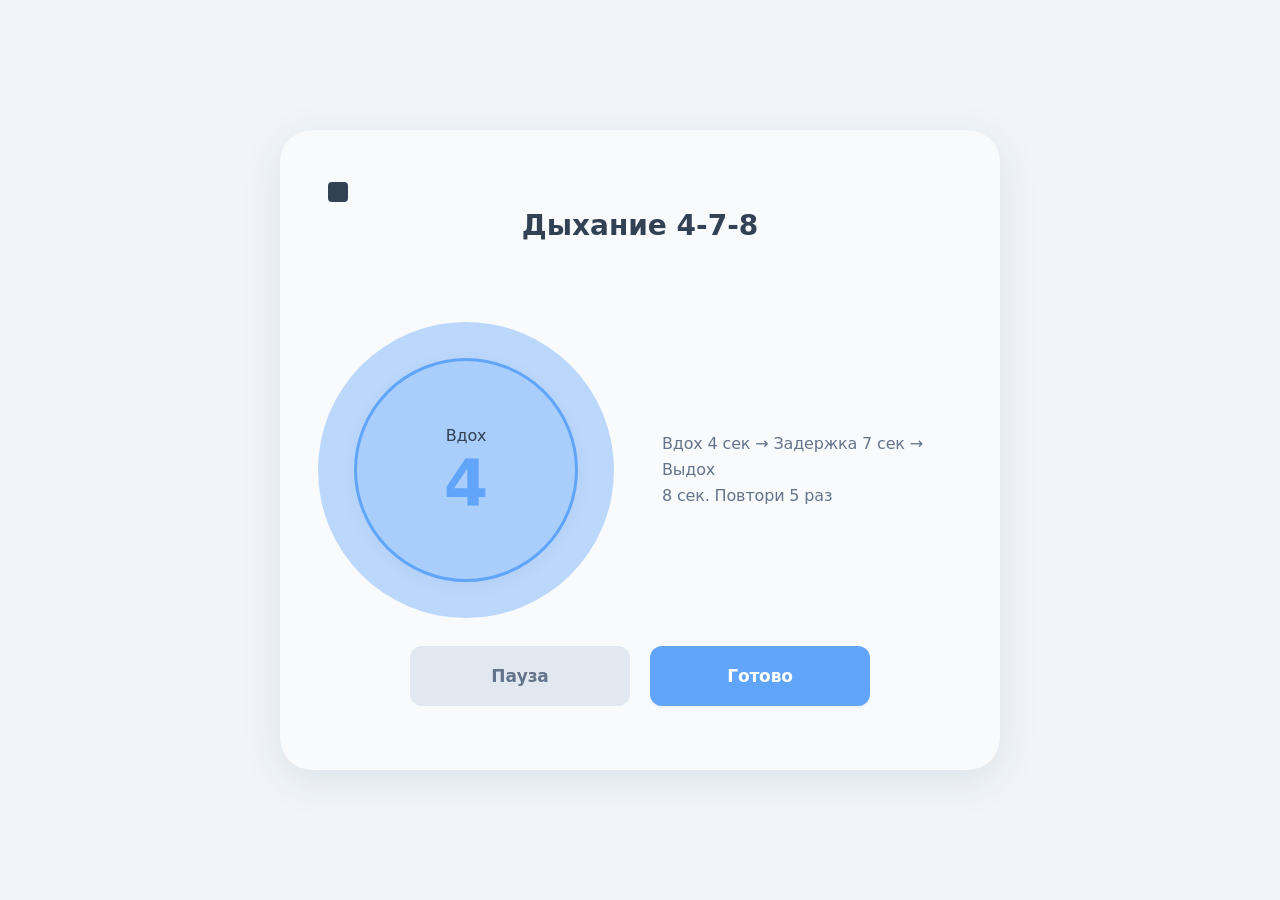
<file: breathing.html>
<!DOCTYPE html>
<html lang="ru">
<head>
  <meta charset="UTF-8">
  <meta name="viewport" content="width=device-width, initial-scale=1.0">
  <title>Дыхание 4-7-8</title>
  <link rel="stylesheet" href="/styles/common.css">
  <link rel="stylesheet" href="/styles/breathing.css">
</head>
<body>
  <div class="screen breathing">
    <header class="breathing__header">
      <a class="breathing__back" href="exercises.html" aria-label="Назад"></a>
    </header>

    <h1 class="breathing__title">Дыхание 4-7-8</h1>

    <main class="breathing__main">
      <div class="breathing__circle-wrap">
        <div class="breathing__circle-glow"></div>
        <div class="breathing__circle">
          <p class="breathing__phase">Вдох</p>
          <p class="breathing__count">4</p>
        </div>
      </div>

      <p class="breathing__hint">
        Вдох 4 сек → Задержка 7 сек → Выдох<br>
        8 сек. Повтори 5 раз
      </p>
    </main>

    <div class="breathing__actions">
      <a class="breathing__btn breathing__btn--ghost" href="exercises.html">Пауза</a>
      <a class="breathing__btn breathing__btn--primary" href="done.html">Готово</a>
    </div>
  </div>
</body>
</html>
</file>
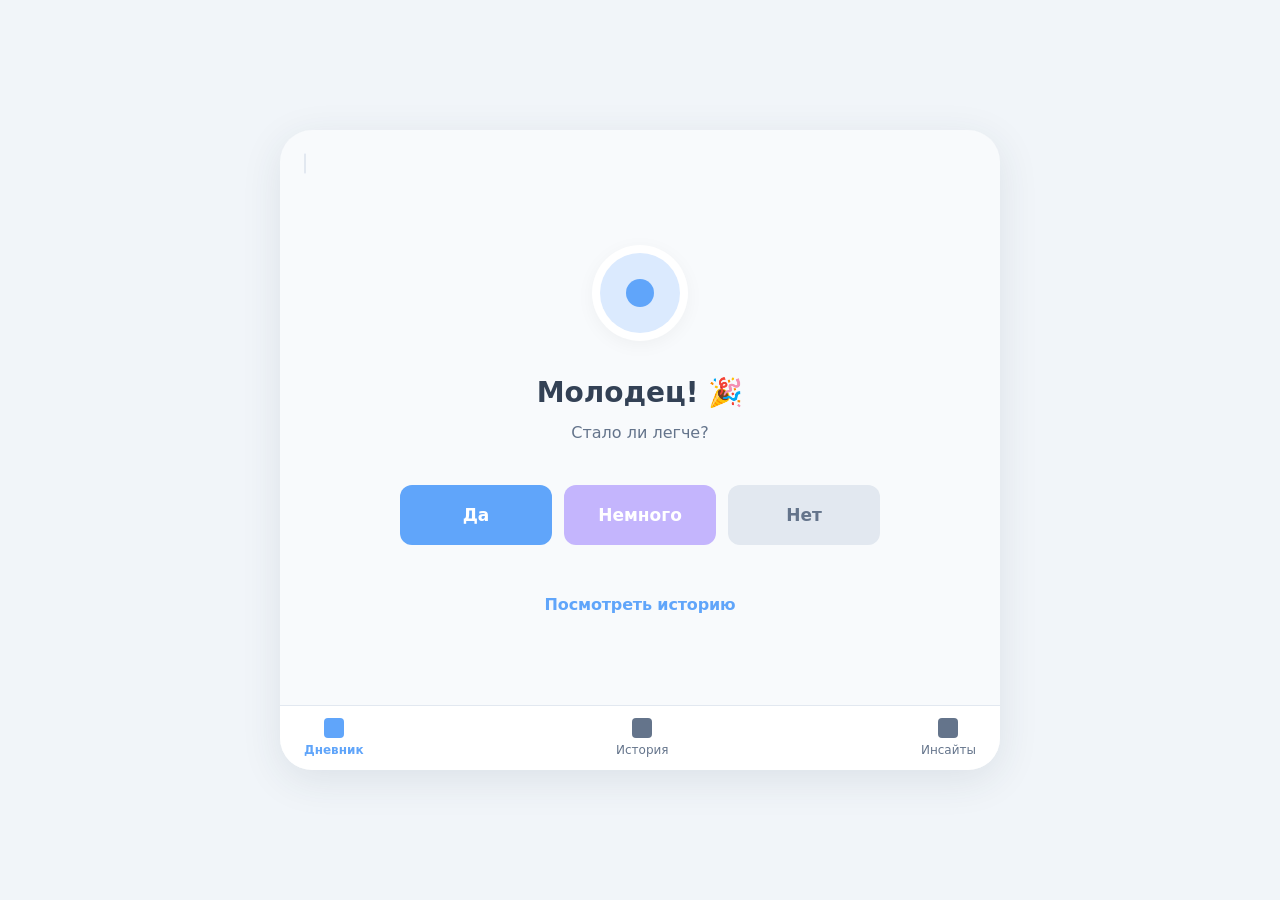
<file: done.html>
<!DOCTYPE html>
<html lang="ru">
<head>
  <meta charset="UTF-8">
  <meta name="viewport" content="width=device-width, initial-scale=1.0">
  <title>Молодец!</title>
  <link rel="stylesheet" href="/styles/common.css">
  <link rel="stylesheet" href="/styles/done.css">
</head>
<body>
  <div class="screen done">
    <header class="done__header">
      <a class="done__back" href="breathing.html" aria-label="Назад"></a>
    </header>

    <main class="done__body">
      <div class="done__icon">
        <div class="done__icon-inner"></div>
      </div>

      <h1 class="done__title">Молодец! 🎉</h1>
      <p class="done__subtitle">Стало ли легче?</p>

      <div class="done__answers">
        <a class="done__answer done__answer--yes" href="history.html">Да</a>
        <a class="done__answer done__answer--somewhat" href="history.html">Немного</a>
        <a class="done__answer done__answer--no" href="recommendation.html">Нет</a>
      </div>

      <a class="done__link" href="history.html">Посмотреть историю</a>
    </main>

    <nav class="bottom-nav">
      <a href="index.html" class="bottom-nav__item bottom-nav__item--active">
        <span class="bottom-nav__icon"></span>
        Дневник
      </a>
      <a href="history.html" class="bottom-nav__item">
        <span class="bottom-nav__icon"></span>
        История
      </a>
      <a href="insights.html" class="bottom-nav__item">
        <span class="bottom-nav__icon"></span>
        Инсайты
      </a>
    </nav>
  </div>
</body>
</html>
</file>
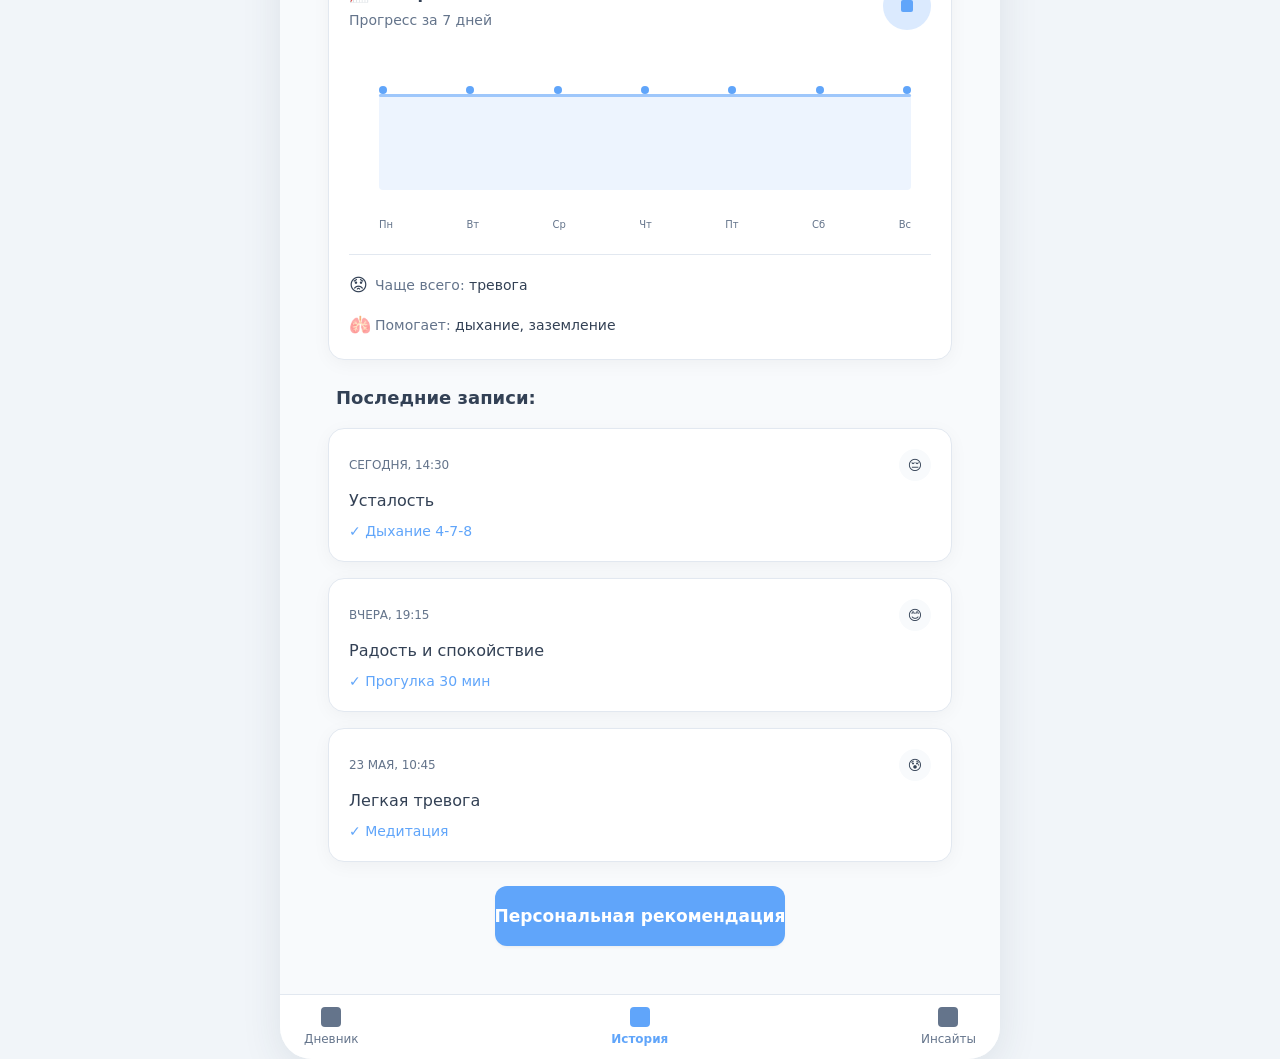
<file: history.html>
<!DOCTYPE html>
<html lang="ru">
<head>
  <meta charset="UTF-8">
  <meta name="viewport" content="width=device-width, initial-scale=1.0">
  <title>Твоя неделя</title>
  <link rel="stylesheet" href="/styles/common.css">
  <link rel="stylesheet" href="/styles/history.css">
</head>
<body>
  <div class="screen history">
    <header class="history__header">
      <a class="history__back" href="index.html" aria-label="Назад"></a>
      <h1 class="history__title">Твоя неделя</h1>
    </header>

    <main class="history__body">
      <section class="history__card">
        <div class="history__card-top">
          <div class="history__card-info">
            <p class="history__card-value">📈 Настроение: 5.2 → 6.8</p>
            <p class="history__card-label">Прогресс за 7 дней</p>
          </div>
          <div class="history__card-badge"></div>
        </div>

        <div class="history__chart">
          <div class="history__chart-line"></div>
          <div class="history__chart-area"></div>
          <div class="history__chart-dots">
            <span class="history__dot"></span>
            <span class="history__dot"></span>
            <span class="history__dot"></span>
            <span class="history__dot"></span>
            <span class="history__dot"></span>
            <span class="history__dot"></span>
            <span class="history__dot"></span>
          </div>
          <div class="history__chart-labels">
            <span>Пн</span>
            <span>Вт</span>
            <span>Ср</span>
            <span>Чт</span>
            <span>Пт</span>
            <span>Сб</span>
            <span>Вс</span>
          </div>
        </div>

        <div class="history__card-footer">
          <div class="history__stat">
            <span class="history__stat-emoji">😟</span>
            <p><span class="history__stat-label">Чаще всего: </span><span class="history__stat-value">тревога</span></p>
          </div>
          <div class="history__stat">
            <span class="history__stat-emoji">🫁</span>
            <p><span class="history__stat-label">Помогает: </span><span class="history__stat-value">дыхание, заземление</span></p>
          </div>
        </div>
      </section>

      <section class="history__recent">
        <h2 class="history__recent-title">Последние записи:</h2>

        <article class="history__entry">
          <div class="history__entry-top">
            <p class="history__entry-date">Сегодня, 14:30</p>
            <span class="history__entry-emoji">😔</span>
          </div>
          <p class="history__entry-title">Усталость</p>
          <p class="history__entry-action">✓ Дыхание 4-7-8</p>
        </article>

        <article class="history__entry">
          <div class="history__entry-top">
            <p class="history__entry-date">Вчера, 19:15</p>
            <span class="history__entry-emoji">😊</span>
          </div>
          <p class="history__entry-title">Радость и спокойствие</p>
          <p class="history__entry-action">✓ Прогулка 30 мин</p>
        </article>

        <article class="history__entry">
          <div class="history__entry-top">
            <p class="history__entry-date">23 мая, 10:45</p>
            <span class="history__entry-emoji">😰</span>
          </div>
          <p class="history__entry-title">Легкая тревога</p>
          <p class="history__entry-action">✓ Медитация</p>
        </article>
      </section>

      <a class="history__cta" href="recommendation.html">Персональная рекомендация</a>
    </main>

    <nav class="bottom-nav">
      <a href="index.html" class="bottom-nav__item">
        <span class="bottom-nav__icon"></span>
        Дневник
      </a>
      <a href="history.html" class="bottom-nav__item bottom-nav__item--active">
        <span class="bottom-nav__icon"></span>
        История
      </a>
      <a href="insights.html" class="bottom-nav__item">
        <span class="bottom-nav__icon"></span>
        Инсайты
      </a>
    </nav>
  </div>
</body>
</html>
</file>
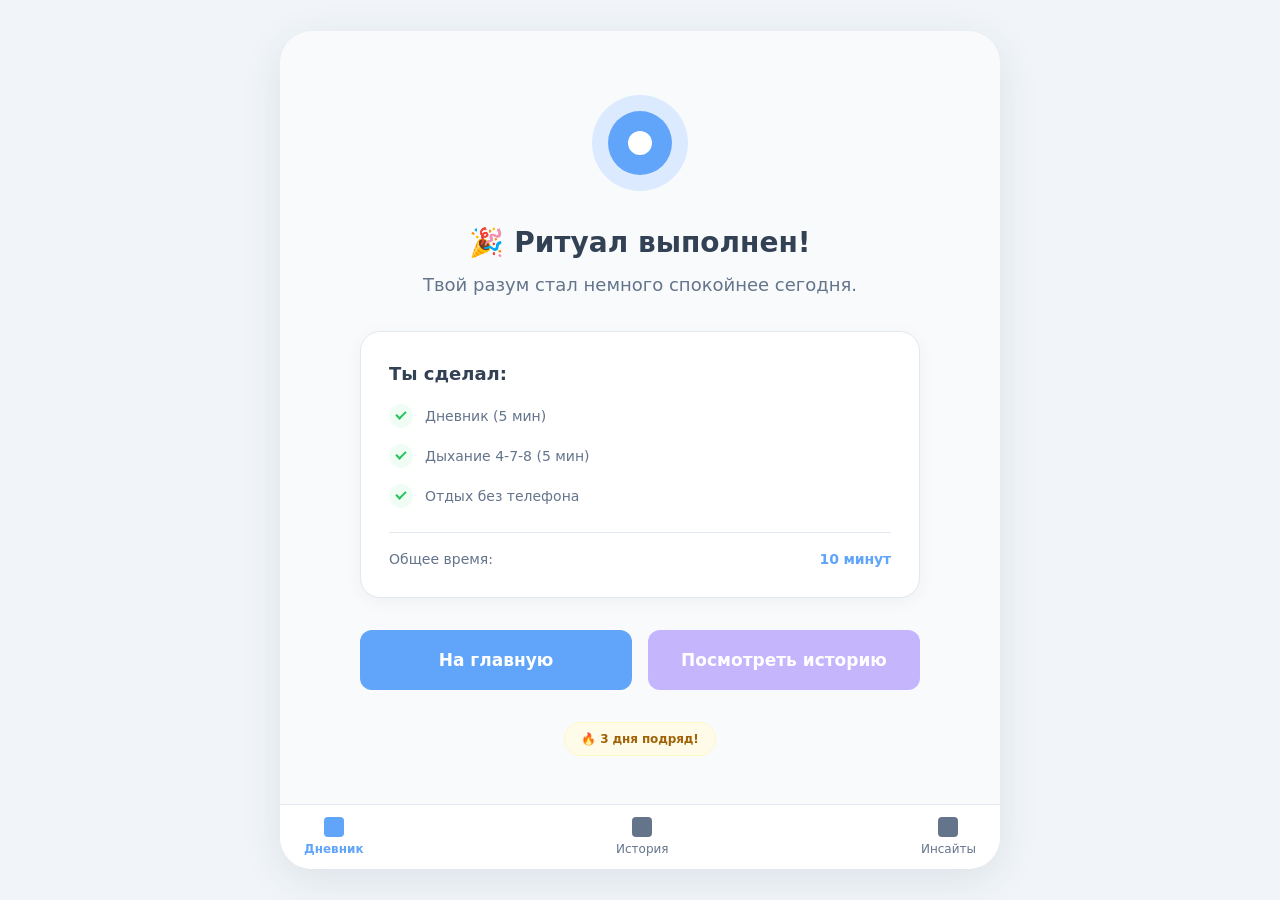
<file: ritual-done.html>
<!DOCTYPE html>
<html lang="ru">
<head>
  <meta charset="UTF-8">
  <meta name="viewport" content="width=device-width, initial-scale=1.0">
  <title>Ритуал выполнен!</title>
  <link rel="stylesheet" href="/styles/common.css">
  <link rel="stylesheet" href="/styles/ritual-done.css">
</head>
<body>
  <div class="screen ritual-done">
    <main class="ritual-done__body">
      <div class="ritual-done__icon">
        <div class="ritual-done__icon-inner"></div>
      </div>

      <h1 class="ritual-done__title">🎉 Ритуал выполнен!</h1>
      <p class="ritual-done__subtitle">Твой разум стал немного спокойнее сегодня.</p>

      <div class="ritual-done__card">
        <h2 class="ritual-done__card-title">Ты сделал:</h2>

        <ul class="ritual-done__list">
          <li class="ritual-done__item">
            <span class="ritual-done__check"></span>
            Дневник (5 мин)
          </li>
          <li class="ritual-done__item">
            <span class="ritual-done__check"></span>
            Дыхание 4-7-8 (5 мин)
          </li>
          <li class="ritual-done__item">
            <span class="ritual-done__check"></span>
            Отдых без телефона
          </li>
        </ul>

        <div class="ritual-done__total">
          <span class="ritual-done__total-label">Общее время:</span>
          <span class="ritual-done__total-value">10 минут</span>
        </div>
      </div>

      <div class="ritual-done__actions">
        <a class="ritual-done__btn ritual-done__btn--primary" href="index.html">На главную</a>
        <a class="ritual-done__btn ritual-done__btn--secondary" href="history.html">Посмотреть историю</a>
      </div>

      <span class="ritual-done__streak">🔥 3 дня подряд!</span>
    </main>

    <nav class="bottom-nav">
      <a href="index.html" class="bottom-nav__item bottom-nav__item--active">
        <span class="bottom-nav__icon"></span>
        Дневник
      </a>
      <a href="history.html" class="bottom-nav__item">
        <span class="bottom-nav__icon"></span>
        История
      </a>
      <a href="insights.html" class="bottom-nav__item">
        <span class="bottom-nav__icon"></span>
        Инсайты
      </a>
    </nav>
  </div>
</body>
</html>
</file>
<file: styles/common.css>
*,
*::before,
*::after {
  box-sizing: border-box;
  margin: 0;
  padding: 0;
}

html,
body {
  height: 100%;
}

img {
  display: block;
  max-width: 100%;
}

a {
  text-decoration: none;
  color: inherit;
}

button,
input,
textarea {
  font-family: inherit;
  font-size: inherit;
  color: inherit;
}

button {
  background: none;
  border: none;
  cursor: pointer;
}

:root {
  --font-base: 'Inter', system-ui, -apple-system, "Segoe UI", Roboto, Arial, sans-serif;

  --color-text: #334155;
  --color-muted: #64748b;
  --color-bg: #f1f5f9;
  --color-surface: #f8fafc;
  --color-white: #ffffff;
  --color-border: #e2e8f0;
  --color-accent: #60a5fa;
  --color-accent-hover: #3b82f6;
  --color-accent-soft: #dbeafe;
  --color-secondary: #c4b5fd;
  --color-slate-200: #e2e8f0;
  --color-slate-50: #f8fafc;

  --radius-sm: 8px;
  --radius-md: 12px;
  --radius-lg: 16px;
  --radius-xl: 24px;
  --radius-2xl: 32px;

  --shadow-card: 0 4px 20px -2px rgba(0, 0, 0, 0.05);
  --shadow-app: 0 10px 40px rgba(43, 61, 79, 0.10);
  --shadow-button: 0 2px 4px -2px rgba(0, 0, 0, 0.10);
}

body {
  font-family: var(--font-base);
  background: var(--color-bg);
  color: var(--color-text);
  display: flex;
  justify-content: center;
  align-items: flex-start;
  min-height: 100vh;
  padding: 20px;
}

.screen {
  width: 100%;
  max-width: 384px;
  min-height: 812px;
  background: var(--color-surface);
  display: flex;
  flex-direction: column;
  overflow: hidden;
  border-radius: var(--radius-2xl);
  box-shadow: var(--shadow-app);
  position: relative;
}

.bottom-nav {
  display: flex;
  align-items: center;
  justify-content: space-between;
  gap: 16px;
  padding: 12px 24px;
  background: var(--color-white);
  border-top: 1px solid var(--color-border);
}

.bottom-nav__item {
  display: flex;
  flex-direction: column;
  align-items: center;
  gap: 4px;
  color: var(--color-muted);
  font-size: 12px;
  font-weight: 500;
  line-height: 16px;
}

.bottom-nav__item--active {
  color: var(--color-accent);
  font-weight: 700;
}

.bottom-nav__icon {
  width: 20px;
  height: 20px;
  background: currentColor;
  border-radius: 4px;
}
</file>
<file: styles/breathing.css>
.breathing {
  padding: 24px;
  display: flex;
  flex-direction: column;
  gap: 0;
}

.breathing__header {
  display: flex;
  align-items: center;
  padding: 4px 0;
}

.breathing__back {
  width: 20px;
  height: 20px;
  background: var(--color-text);
  border-radius: 4px;
}

.breathing__title {
  text-align: center;
  color: var(--color-text);
  font-size: 20px;
  font-weight: 700;
  line-height: 32px;
  padding-bottom: 48px;
}

.breathing__main {
  flex: 1;
  display: flex;
  flex-direction: column;
  align-items: center;
  justify-content: center;
  gap: 64px;
  padding: 80px 0;
}

.breathing__circle-wrap {
  position: relative;
  width: 256px;
  height: 256px;
  display: flex;
  align-items: center;
  justify-content: center;
}

.breathing__circle-glow {
  position: absolute;
  inset: -20px;
  background: var(--color-accent);
  border-radius: 50%;
  opacity: 0.4;
}

.breathing__circle {
  position: relative;
  width: 224px;
  height: 224px;
  background: rgba(96, 165, 250, 0.2);
  border: 3px solid var(--color-accent);
  border-radius: 50%;
  box-shadow: var(--shadow-card);
  display: flex;
  flex-direction: column;
  align-items: center;
  justify-content: center;
}

.breathing__phase {
  color: var(--color-text);
  font-size: 16px;
  font-weight: 400;
  line-height: 24px;
  letter-spacing: -0.01em;
  padding-bottom: 4px;
}

.breathing__count {
  color: var(--color-accent);
  font-size: 48px;
  font-weight: 700;
  line-height: 48px;
  letter-spacing: 0.5em;
  padding-left: 0.5em;
}

.breathing__hint {
  text-align: center;
  color: var(--color-muted);
  font-size: 14px;
  font-weight: 400;
  line-height: 24px;
  letter-spacing: -0.01em;
}

.breathing__actions {
  display: flex;
  flex-direction: column;
  gap: 16px;
  padding-bottom: 16px;
}

.breathing__btn {
  height: 56px;
  display: flex;
  align-items: center;
  justify-content: center;
  border-radius: var(--radius-md);
  font-size: 16px;
  font-weight: 600;
  line-height: 24px;
  letter-spacing: -0.01em;
  transition: background-color 0.2s;
}

.breathing__btn--ghost {
  background: var(--color-slate-200);
  color: var(--color-muted);
}

.breathing__btn--ghost:hover {
  background: #cbd5e1;
}

.breathing__btn--primary {
  background: var(--color-accent);
  color: var(--color-white);
  box-shadow: var(--shadow-button);
}

.breathing__btn--primary:hover {
  background: var(--color-accent-hover);
}

@media (min-width: 600px) and (max-width: 1023px) {
  body {
    align-items: center;
    padding: 32px;
  }

  .screen {
    max-width: 520px;
    min-height: 900px;
    border-radius: 28px;
  }

  .breathing__title {
    font-size: 24px;
    line-height: 36px;
  }

  .breathing__count {
    font-size: 56px;
    line-height: 56px;
  }

  .breathing__btn {
    height: 60px;
    font-size: 17px;
  }
}

@media (min-width: 1024px) {
  body {
    align-items: center;
    padding: 48px;
  }

  .screen {
    max-width: 720px;
    min-height: 640px;
    border-radius: 32px;
  }

  .breathing {
    padding: 48px;
  }

  .breathing__title {
    font-size: 28px;
    line-height: 40px;
  }

  .breathing__main {
    flex-direction: row;
    justify-content: space-around;
    gap: 48px;
    padding: 40px 0;
  }

  .breathing__hint {
    text-align: left;
    font-size: 16px;
    line-height: 26px;
    max-width: 280px;
  }

  .breathing__count {
    font-size: 64px;
    line-height: 64px;
  }

  .breathing__actions {
    flex-direction: row;
    justify-content: center;
    gap: 20px;
  }

  .breathing__btn {
    min-width: 220px;
    height: 60px;
    font-size: 17px;
  }
}
</file>
<file: styles/done.css>
.done__header {
  padding: 24px 24px 0;
}

.done__back {
  width: 44px;
  height: 44px;
  background: var(--color-white);
  border: 1px solid var(--color-border);
  border-radius: var(--radius-md);
  position: relative;
}

.done__back::before {
  content: "";
  position: absolute;
  inset: 14px;
  background: var(--color-text);
  border-radius: 2px;
}

.done__body {
  flex: 1;
  display: flex;
  flex-direction: column;
  align-items: center;
  justify-content: center;
  padding: 40px 24px;
}

.done__icon {
  width: 96px;
  height: 96px;
  background: var(--color-white);
  border-radius: 50%;
  box-shadow: var(--shadow-card);
  display: flex;
  align-items: center;
  justify-content: center;
  margin-bottom: 32px;
}

.done__icon-inner {
  width: 80px;
  height: 80px;
  background: var(--color-accent-soft);
  border-radius: 50%;
  position: relative;
}

.done__icon-inner::before {
  content: "";
  position: absolute;
  inset: 26px;
  background: var(--color-accent);
  border-radius: 50%;
}

.done__title {
  color: var(--color-text);
  font-size: 20px;
  font-weight: 700;
  line-height: 32px;
  text-align: center;
  margin-bottom: 8px;
}

.done__subtitle {
  color: var(--color-muted);
  font-size: 14px;
  font-weight: 400;
  line-height: 20px;
  text-align: center;
  margin-bottom: 40px;
}

.done__answers {
  width: 100%;
  max-width: 320px;
  display: flex;
  gap: 12px;
  margin-bottom: 32px;
}

.done__answer {
  flex: 1;
  height: 56px;
  display: flex;
  align-items: center;
  justify-content: center;
  border-radius: var(--radius-md);
  font-size: 16px;
  font-weight: 600;
  line-height: 24px;
  color: var(--color-white);
  transition: background-color 0.2s;
}

.done__answer--yes {
  background: var(--color-accent);
}

.done__answer--yes:hover {
  background: var(--color-accent-hover);
}

.done__answer--somewhat {
  background: var(--color-secondary);
}

.done__answer--somewhat:hover {
  background: #a78bfa;
}

.done__answer--no {
  background: var(--color-slate-200);
  color: var(--color-muted);
}

.done__answer--no:hover {
  background: #cbd5e1;
}

.done__link {
  display: flex;
  align-items: center;
  justify-content: center;
  color: var(--color-accent);
  font-size: 16px;
  font-weight: 600;
  line-height: 24px;
  letter-spacing: -0.01em;
  padding: 16px;
}

.done__link:hover {
  color: var(--color-accent-hover);
}

@media (min-width: 600px) and (max-width: 1023px) {
  body {
    align-items: center;
    padding: 32px;
  }

  .screen {
    max-width: 520px;
    min-height: 900px;
    border-radius: 28px;
  }

  .done__title {
    font-size: 24px;
    line-height: 36px;
  }

  .done__subtitle {
    font-size: 15px;
    line-height: 22px;
  }
}

@media (min-width: 1024px) {
  body {
    align-items: center;
    padding: 48px;
  }

  .screen {
    max-width: 720px;
    min-height: 640px;
    border-radius: 32px;
  }

  .done__body {
    padding: 60px 48px;
  }

  .done__title {
    font-size: 28px;
    line-height: 40px;
  }

  .done__subtitle {
    font-size: 16px;
    line-height: 24px;
  }

  .done__answers {
    max-width: 480px;
  }

  .done__answer {
    height: 60px;
    font-size: 17px;
  }
}
</file>
<file: styles/history.css>
.history__header {
  display: flex;
  align-items: center;
  padding: 48px 24px 0;
  gap: 16px;
}

.history__back {
  width: 20px;
  height: 20px;
  background: var(--color-text);
  border-radius: 4px;
  flex-shrink: 0;
}

.history__title {
  flex: 1;
  color: var(--color-text);
  font-size: 20px;
  font-weight: 700;
  line-height: 32px;
  letter-spacing: -0.01em;
  text-align: center;
  padding-right: 36px;
}

.history__body {
  flex: 1;
  padding: 24px 16px;
  display: flex;
  flex-direction: column;
  gap: 24px;
}

.history__card {
  background: var(--color-white);
  border-radius: var(--radius-lg);
  border: 1px solid var(--color-border);
  box-shadow: var(--shadow-card);
  padding: 20px;
  display: flex;
  flex-direction: column;
  gap: 24px;
}

.history__card-top {
  display: flex;
  justify-content: space-between;
  align-items: center;
  gap: 12px;
}

.history__card-info {
  display: flex;
  flex-direction: column;
  gap: 4px;
}

.history__card-value {
  color: var(--color-text);
  font-size: 16px;
  font-weight: 600;
  line-height: 24px;
}

.history__card-label {
  color: var(--color-muted);
  font-size: 14px;
  font-weight: 400;
  line-height: 20px;
}

.history__card-badge {
  width: 48px;
  height: 48px;
  background: var(--color-accent-soft);
  border-radius: 50%;
  position: relative;
  flex-shrink: 0;
}

.history__card-badge::before {
  content: "";
  position: absolute;
  inset: 18px;
  background: var(--color-accent);
  border-radius: 2px;
}

.history__chart {
  position: relative;
  height: 176px;
  padding-bottom: 24px;
}

.history__chart-line {
  position: absolute;
  top: 40px;
  left: 30px;
  right: 20px;
  height: 3px;
  background: var(--color-accent);
  border-radius: 2px;
}

.history__chart-area {
  position: absolute;
  top: 40px;
  left: 30px;
  right: 20px;
  bottom: 40px;
  background: var(--color-accent-soft);
  opacity: 0.5;
  border-radius: 0 0 4px 4px;
}

.history__chart-dots {
  position: absolute;
  top: 32px;
  left: 30px;
  right: 20px;
  display: flex;
  justify-content: space-between;
}

.history__dot {
  width: 8px;
  height: 8px;
  background: var(--color-accent);
  border-radius: 50%;
}

.history__chart-labels {
  position: absolute;
  bottom: 0;
  left: 30px;
  right: 20px;
  display: flex;
  justify-content: space-between;
  color: var(--color-muted);
  font-size: 10px;
  font-weight: 400;
}

.history__card-footer {
  border-top: 1px solid var(--color-border);
  padding-top: 16px;
  display: flex;
  flex-direction: column;
  gap: 12px;
}

.history__stat {
  display: flex;
  align-items: center;
  gap: 12px;
}

.history__stat-emoji {
  font-size: 18px;
  line-height: 28px;
  width: 14px;
  text-align: center;
}

.history__stat-label {
  color: var(--color-muted);
  font-size: 14px;
  font-weight: 400;
  line-height: 20px;
}

.history__stat-value {
  color: var(--color-text);
  font-size: 14px;
  font-weight: 500;
  line-height: 20px;
}

.history__recent {
  display: flex;
  flex-direction: column;
  gap: 16px;
}

.history__recent-title {
  color: var(--color-text);
  font-size: 18px;
  font-weight: 600;
  line-height: 28px;
  padding: 0 8px;
}

.history__entry {
  background: var(--color-white);
  border-radius: var(--radius-lg);
  border: 1px solid var(--color-border);
  box-shadow: var(--shadow-card);
  padding: 20px;
  display: flex;
  flex-direction: column;
  gap: 8px;
}

.history__entry-top {
  display: flex;
  justify-content: space-between;
  align-items: center;
}

.history__entry-date {
  color: var(--color-muted);
  font-size: 12px;
  font-weight: 500;
  line-height: 16px;
  text-transform: uppercase;
  letter-spacing: -0.01em;
}

.history__entry-emoji {
  width: 32px;
  height: 32px;
  background: var(--color-surface);
  border-radius: 50%;
  display: flex;
  align-items: center;
  justify-content: center;
  font-size: 14px;
}

.history__entry-title {
  color: var(--color-text);
  font-size: 16px;
  font-weight: 500;
  line-height: 24px;
}

.history__entry-action {
  color: var(--color-accent);
  font-size: 14px;
  font-weight: 500;
  line-height: 20px;
}

.history__cta {
  height: 56px;
  display: flex;
  align-items: center;
  justify-content: center;
  background: var(--color-accent);
  color: var(--color-white);
  border-radius: var(--radius-md);
  font-size: 16px;
  font-weight: 600;
  line-height: 24px;
  box-shadow: var(--shadow-button);
  transition: background-color 0.2s;
}

.history__cta:hover {
  background: var(--color-accent-hover);
}

@media (min-width: 600px) and (max-width: 1023px) {
  body {
    align-items: center;
    padding: 32px;
  }

  .screen {
    max-width: 520px;
    min-height: 900px;
    border-radius: 28px;
  }

  .history__header {
    padding: 56px 32px 0;
  }

  .history__body {
    padding: 32px;
  }

  .history__title {
    font-size: 24px;
    line-height: 36px;
  }

  .history__cta {
    height: 60px;
    font-size: 17px;
  }
}

@media (min-width: 1024px) {
  body {
    align-items: center;
    padding: 48px;
  }

  .screen {
    max-width: 720px;
    min-height: 640px;
    border-radius: 32px;
  }

  .history__header {
    padding: 48px 48px 0;
  }

  .history__body {
    padding: 32px 48px 48px;
  }

  .history__title {
    font-size: 28px;
    line-height: 40px;
  }

  .history__cta {
    max-width: 320px;
    height: 60px;
    font-size: 17px;
    align-self: center;
  }
}
</file>
<file: styles/ritual-done.css>
.ritual-done__body {
  flex: 1;
  padding: 48px 24px 32px;
  display: flex;
  flex-direction: column;
  align-items: center;
}

.ritual-done__icon {
  width: 96px;
  height: 96px;
  background: var(--color-accent-soft);
  border-radius: 50%;
  display: flex;
  align-items: center;
  justify-content: center;
  margin-bottom: 32px;
  flex-shrink: 0;
}

.ritual-done__icon-inner {
  width: 64px;
  height: 64px;
  background: var(--color-accent);
  border-radius: 50%;
  position: relative;
}

.ritual-done__icon-inner::before {
  content: "";
  position: absolute;
  top: 50%;
  left: 50%;
  transform: translate(-50%, -50%);
  width: 24px;
  height: 24px;
  background: var(--color-white);
  border-radius: 50%;
}

.ritual-done__title {
  color: var(--color-text);
  font-size: 20px;
  font-weight: 700;
  line-height: 32px;
  text-align: center;
  margin-bottom: 8px;
}

.ritual-done__subtitle {
  color: var(--color-muted);
  font-size: 16px;
  font-weight: 400;
  line-height: 24px;
  text-align: center;
  max-width: 288px;
  margin-bottom: 32px;
}

.ritual-done__card {
  width: 100%;
  padding: 24px;
  background: var(--color-white);
  border-radius: var(--radius-lg);
  border: 1px solid var(--color-border);
  box-shadow: var(--shadow-card);
  display: flex;
  flex-direction: column;
  gap: 16px;
  margin-bottom: 32px;
}

.ritual-done__card-title {
  color: var(--color-text);
  font-size: 18px;
  font-weight: 600;
  line-height: 28px;
}

.ritual-done__list {
  display: flex;
  flex-direction: column;
  gap: 16px;
  list-style: none;
  padding-bottom: 8px;
}

.ritual-done__item {
  display: flex;
  align-items: center;
  gap: 12px;
  color: var(--color-muted);
  font-size: 14px;
  font-weight: 400;
  line-height: 20px;
}

.ritual-done__check {
  width: 24px;
  height: 24px;
  background: #f0fdf4;
  border-radius: 50%;
  flex-shrink: 0;
  position: relative;
}

.ritual-done__check::before {
  content: "";
  position: absolute;
  top: 50%;
  left: 50%;
  transform: translate(-50%, -50%) rotate(45deg);
  width: 6px;
  height: 10px;
  border-right: 2px solid #22c55e;
  border-bottom: 2px solid #22c55e;
  margin-top: -2px;
}

.ritual-done__total {
  display: flex;
  justify-content: space-between;
  align-items: center;
  padding-top: 16px;
  border-top: 1px solid var(--color-border);
}

.ritual-done__total-label {
  color: var(--color-muted);
  font-size: 14px;
  font-weight: 400;
  line-height: 20px;
}

.ritual-done__total-value {
  color: var(--color-accent);
  font-size: 14px;
  font-weight: 700;
  line-height: 20px;
  letter-spacing: -0.01em;
}

.ritual-done__actions {
  width: 100%;
  display: flex;
  flex-direction: column;
  gap: 12px;
  margin-bottom: 32px;
}

.ritual-done__btn {
  height: 56px;
  display: flex;
  align-items: center;
  justify-content: center;
  border-radius: var(--radius-md);
  font-size: 16px;
  font-weight: 700;
  line-height: 24px;
  color: var(--color-white);
  transition: background-color 0.2s;
}

.ritual-done__btn--primary {
  background: var(--color-accent);
}

.ritual-done__btn--primary:hover {
  background: var(--color-accent-hover);
}

.ritual-done__btn--secondary {
  background: var(--color-secondary);
}

.ritual-done__btn--secondary:hover {
  background: #a78bfa;
}

.ritual-done__streak {
  padding: 8px 16px;
  background: #fefce8;
  border: 1px solid #fef9c3;
  border-radius: 999px;
  color: #a16207;
  font-size: 12px;
  font-weight: 600;
  line-height: 16px;
  letter-spacing: -0.01em;
}

@media (min-width: 600px) and (max-width: 1023px) {
  body {
    align-items: center;
    padding: 32px;
  }

  .screen {
    max-width: 520px;
    min-height: 900px;
    border-radius: 28px;
  }

  .ritual-done__body {
    padding: 64px 32px 48px;
  }

  .ritual-done__title {
    font-size: 24px;
    line-height: 36px;
  }

  .ritual-done__subtitle {
    font-size: 17px;
    line-height: 26px;
    max-width: 360px;
  }

  .ritual-done__btn {
    height: 60px;
    font-size: 17px;
  }
}

@media (min-width: 1024px) {
  body {
    align-items: center;
    padding: 48px;
  }

  .screen {
    max-width: 720px;
    min-height: 640px;
    border-radius: 32px;
  }

  .ritual-done__body {
    padding: 64px 48px 48px;
  }

  .ritual-done__title {
    font-size: 28px;
    line-height: 40px;
  }

  .ritual-done__subtitle {
    font-size: 18px;
    line-height: 28px;
    max-width: 480px;
  }

  .ritual-done__card {
    max-width: 560px;
    padding: 28px;
    border-radius: 20px;
  }

  .ritual-done__actions {
    max-width: 560px;
    flex-direction: row;
    justify-content: center;
    gap: 16px;
  }

  .ritual-done__btn {
    flex: 1;
    height: 60px;
    font-size: 17px;
  }
}
</file>
